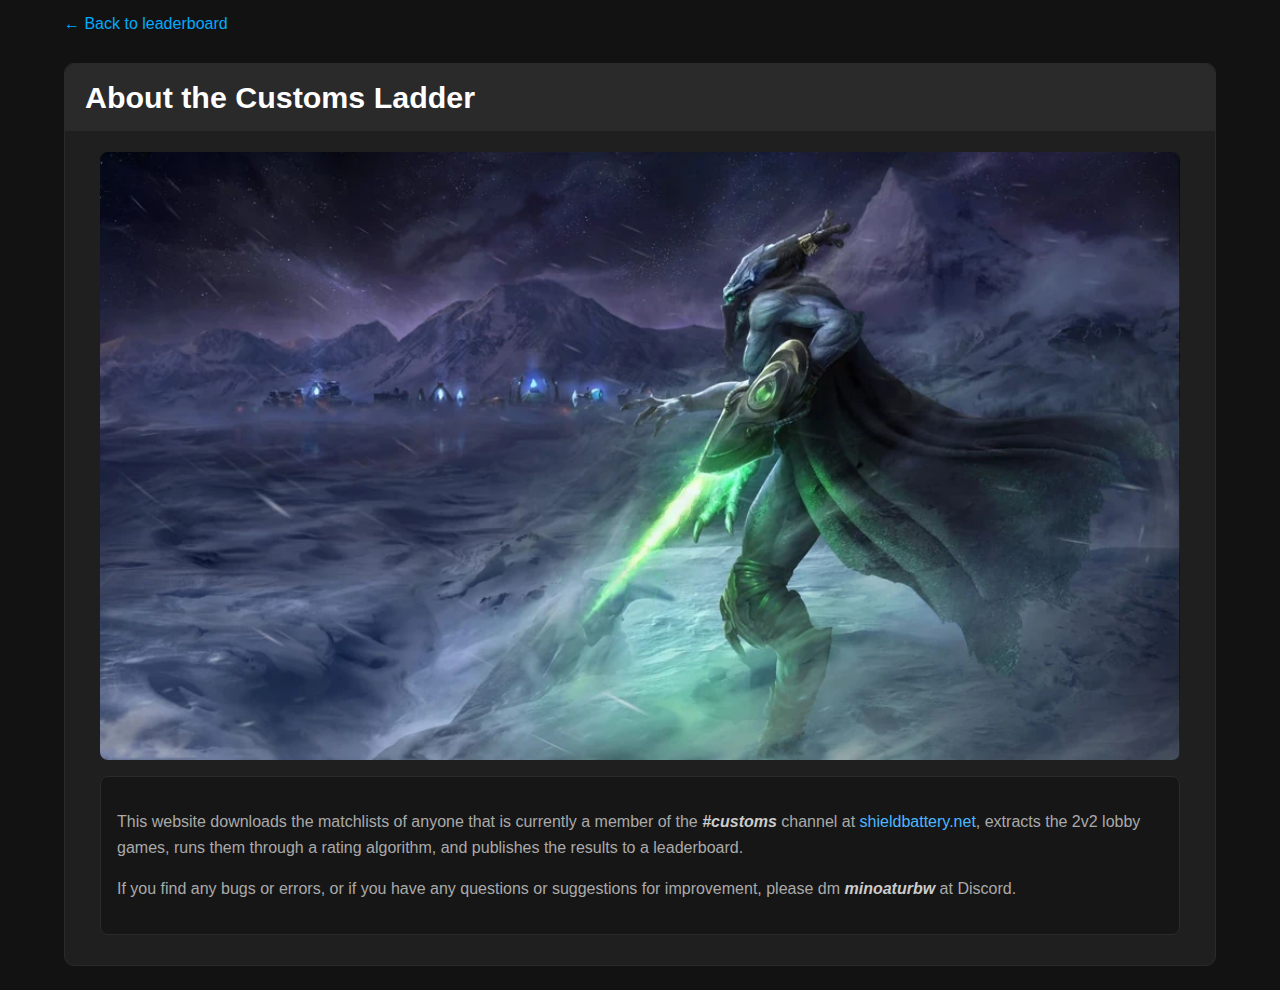
<file: about.html>
<!DOCTYPE html>
<html lang="en">
<head>
  <meta charset="UTF-8" />
  <meta name="viewport" content="width=device-width, initial-scale=1.0" />
  <title>About</title>
  <link rel="stylesheet" href="style.css" />
  <style>
    :root {
      
      --panel: #1f1f1f;
      --panel-3: #2a2a2a;
      --border: #2a2a2a;
      --text: #ccc;
      --muted: #aaa;
      --accent: #89CFF0;
    }

    body {
      
      padding: 0 180px; 
    }

    #topp-boks {
      margin: 30px 0 24px;
      padding: 30px 35px;
      background-color: var(--panel);
      border-radius: 10px;
      border: 1px solid var(--border);
      color: var(--text);
    }

    .topp-boks-div {
      background-color: var(--panel-3);
      padding: 16px 20px;
      margin: -30px -35px 20px -35px;
      border-top-left-radius: 10px; 
      border-top-right-radius: 10px; 
      border-bottom: 1px solid #1f1f1f;
    }

    #overskrift {
      font-size: 1.9em;
      color: #fff;
      font-weight: 700;
      margin: 0;
    }

    .overview-grid {
      display: grid;
      grid-template-columns: 1fr 2fr;
      gap: 30px;
      align-items: start;
      padding-top: 8px;
      margin-bottom: 40px;
    }

    .overview-info,
    .overview-chart {
      background-color: #161616;
      border: 1px solid var(--border);
      border-radius: 8px;
      padding: 16px;
    }




.about-content {
  display: flex;
  gap: 16px; 
  align-items: stretch; 
}






.about-content img {
  flex: 0 0 70%;
  width: 70%;
  max-width: none;           
  border-radius: 8px;
  height: auto;
}


.about-text {
  flex: 1;                   
  background-color: #161616;
  border: 1px solid var(--border);
  border-radius: 8px;
  padding: 16px;
  box-sizing: border-box;
}








    /* ------------------------------------------ */






@media (max-width: 1380px) {
  .about-content {
    flex-direction: column;
    align-items: stretch;    
  }

  .about-content img {
    flex: none;              
    width: 100%;
    max-width: 100%;
  }

  .about-text {
    flex: none;              
    width: 100%;
  }
}







@media (max-width: 1600px) {
body {


padding: 0 5%; 

}
}





p {
    line-height: 1.6; 
    margin-bottom: 1em; 
    color: var(--muted); 
}


a:hover {
    text-decoration: underline;
}


.workinprogress {
  
  color: #ccc;
  font-weight: bold;
  font-style: italic;

}



  </style>
</head>
<body>
  <a href="index.html" class="back-link">← Back to leaderboard</a>

  <section id="topp-boks">
    <div class="topp-boks-div">
      <h2 id = "overskrift">About the Customs Ladder</h2>
    </div>
    
    <div class="about-content">
      <img src="assets/twilight.webp" alt="twilight.webp">
      
      <div class="about-text">
        <p> This website downloads the matchlists of anyone that is currently a member of the <span class="workinprogress">#customs</span> channel at <a href="http://www.shieldbattery.net">shieldbattery.net</a>, extracts the 2v2 lobby games, runs them through a rating algorithm, and publishes the results to a leaderboard.</p>
        <p>If you find any bugs or errors, or if you have any questions or suggestions for improvement, please dm <span class="workinprogress">minoaturbw</span> at Discord.</p>
        

</div>
    </div>

  </section>


</body>
</html>
</file>
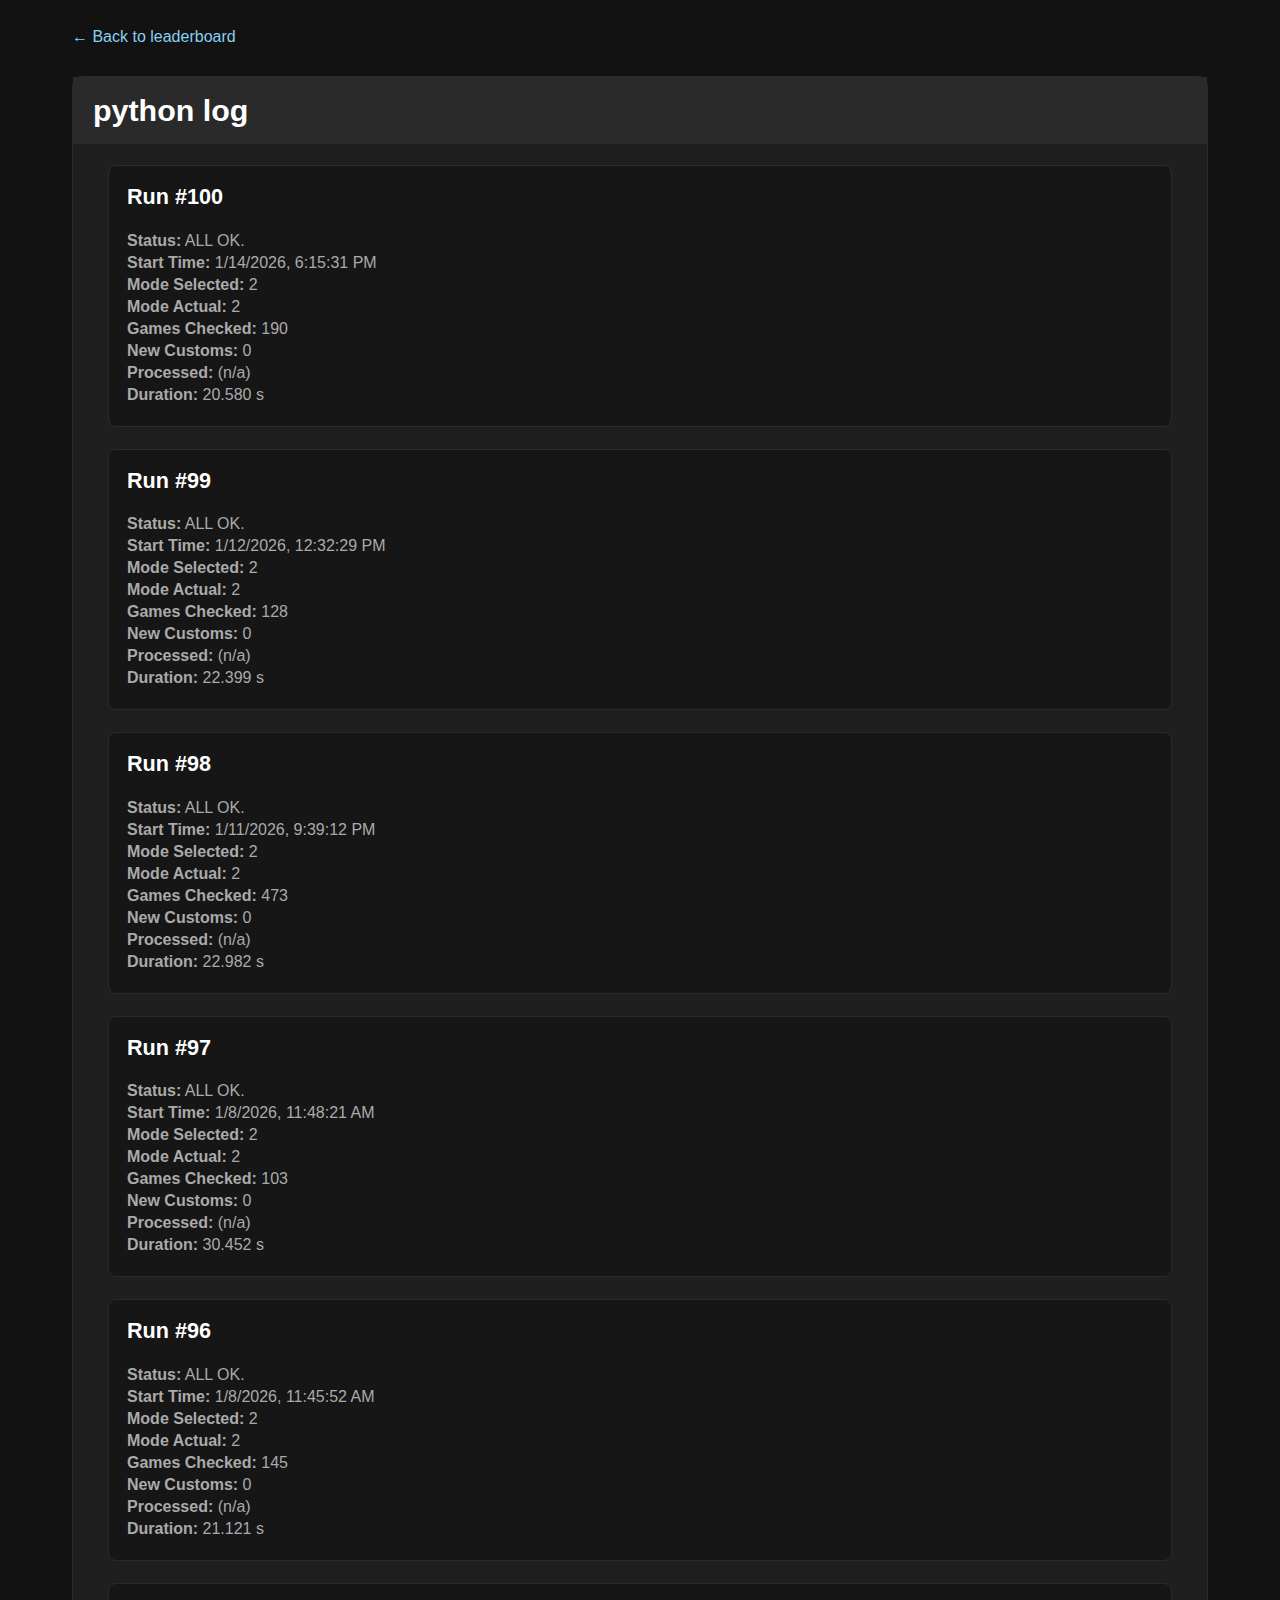
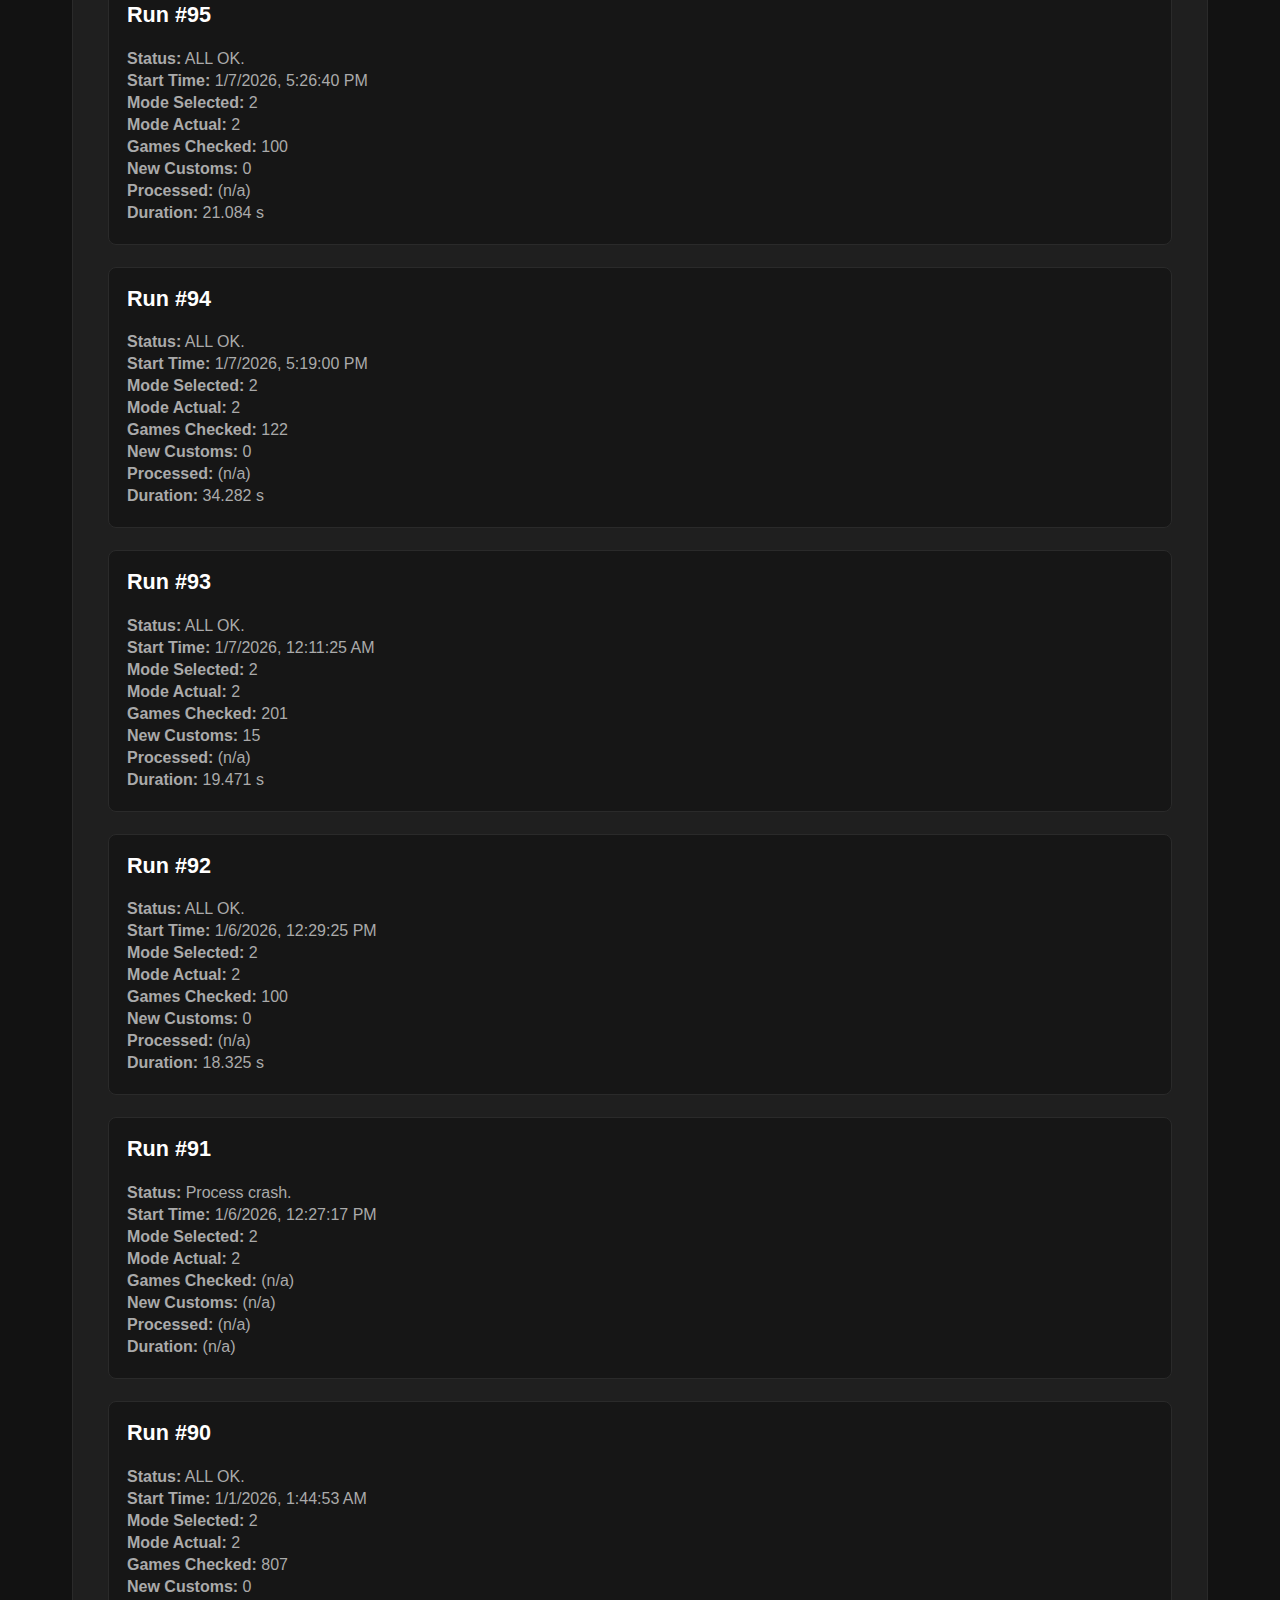
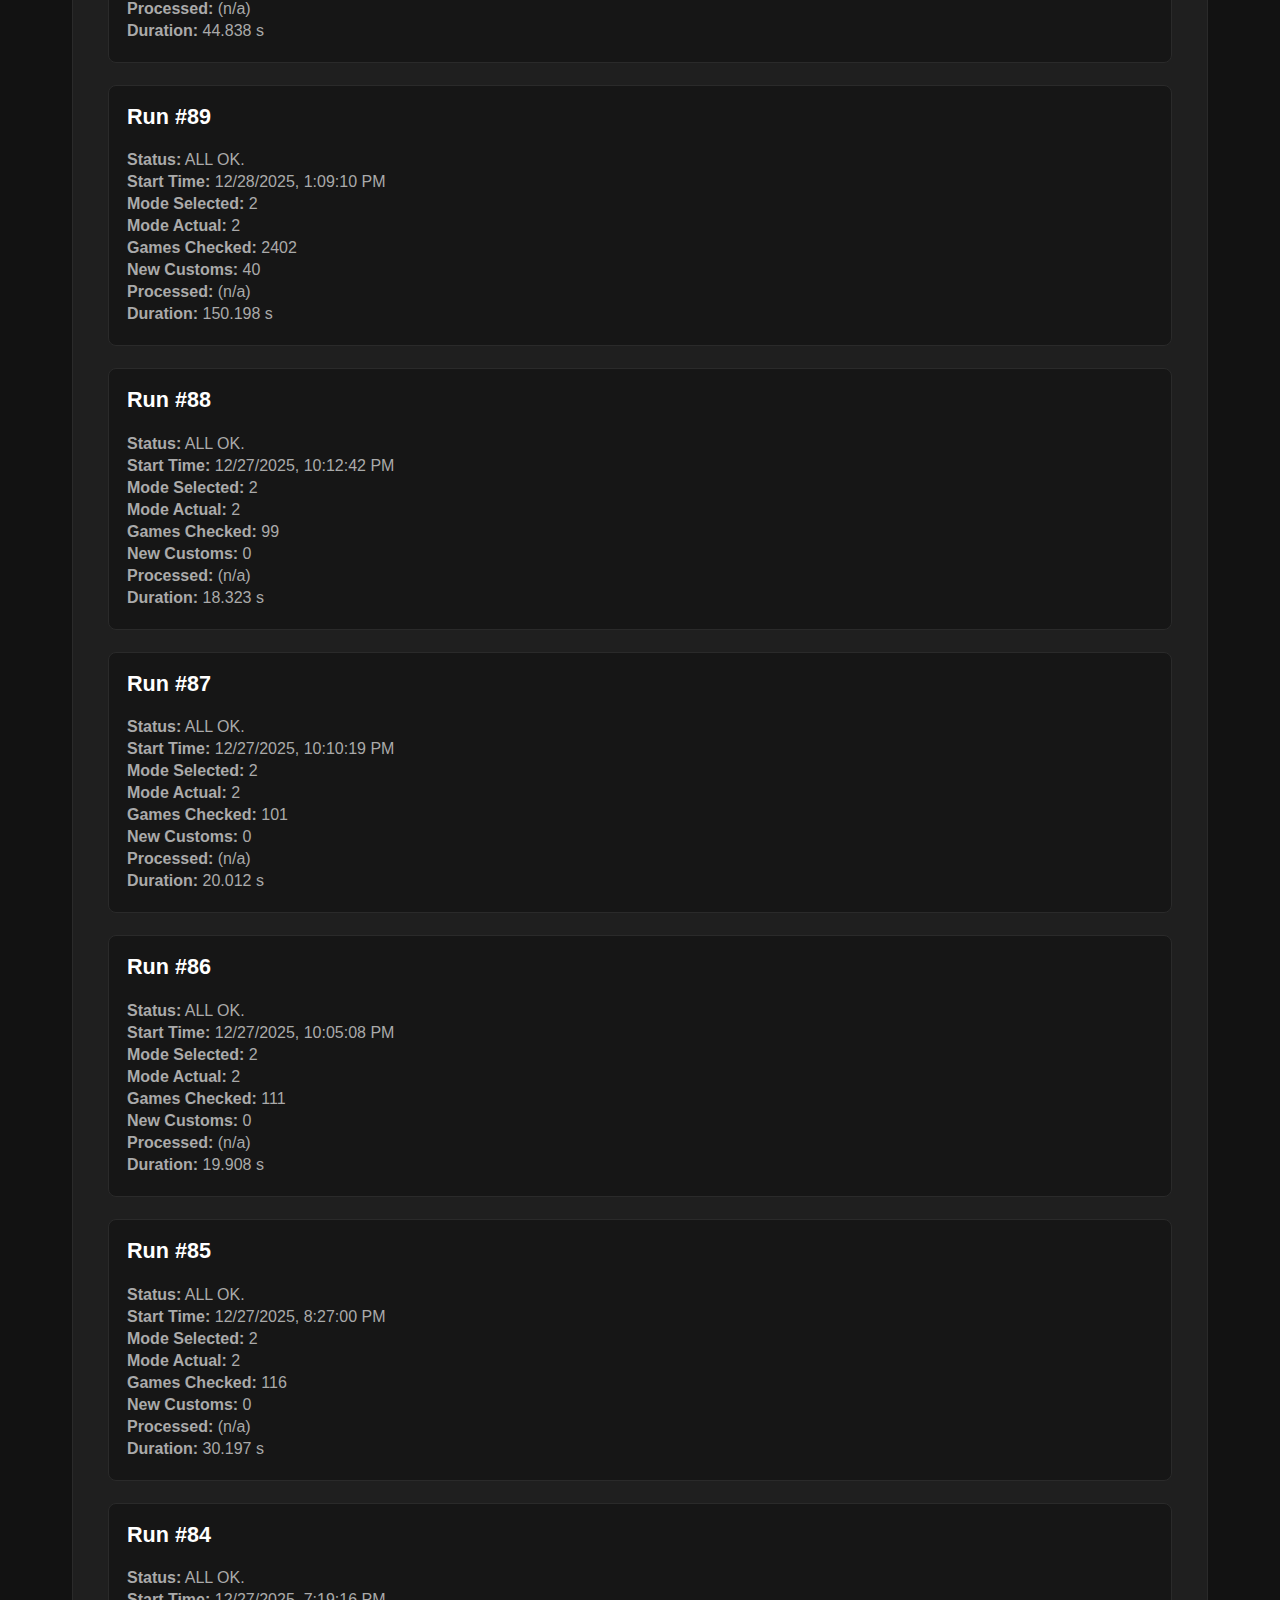
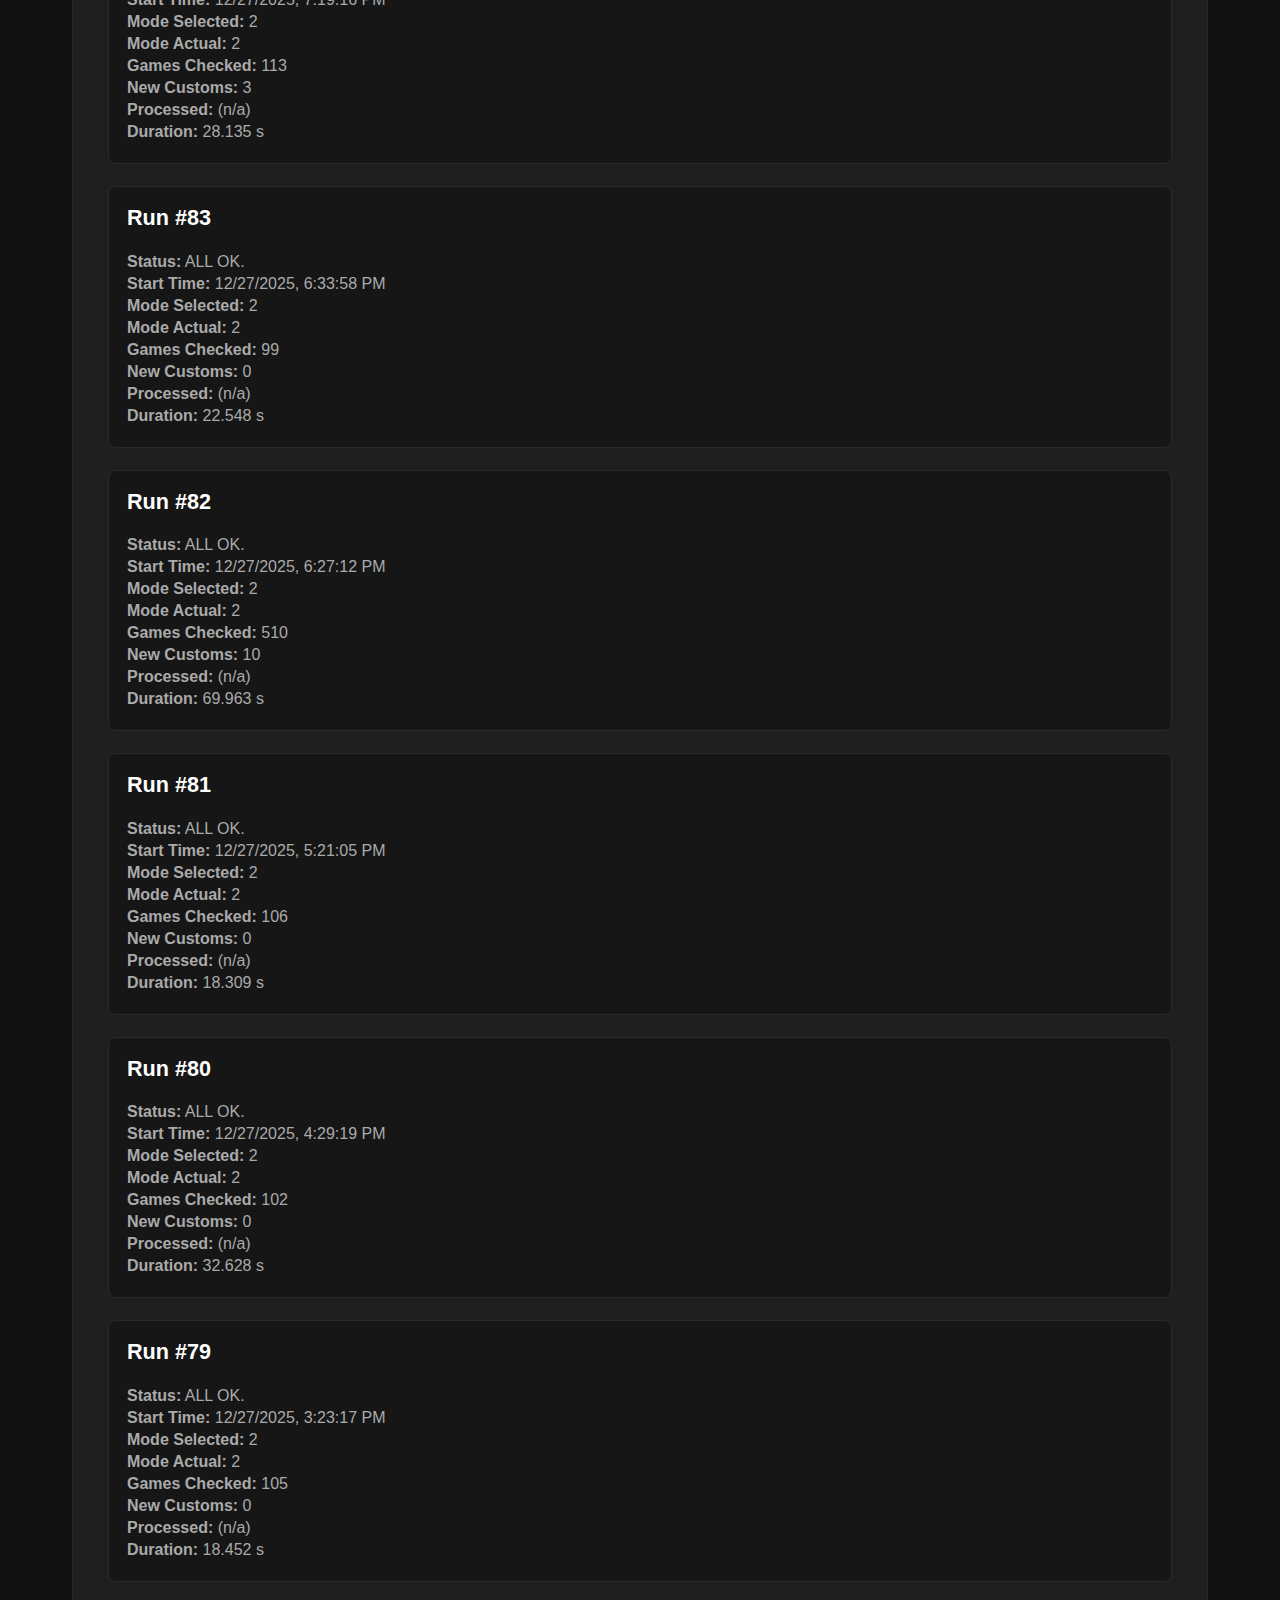
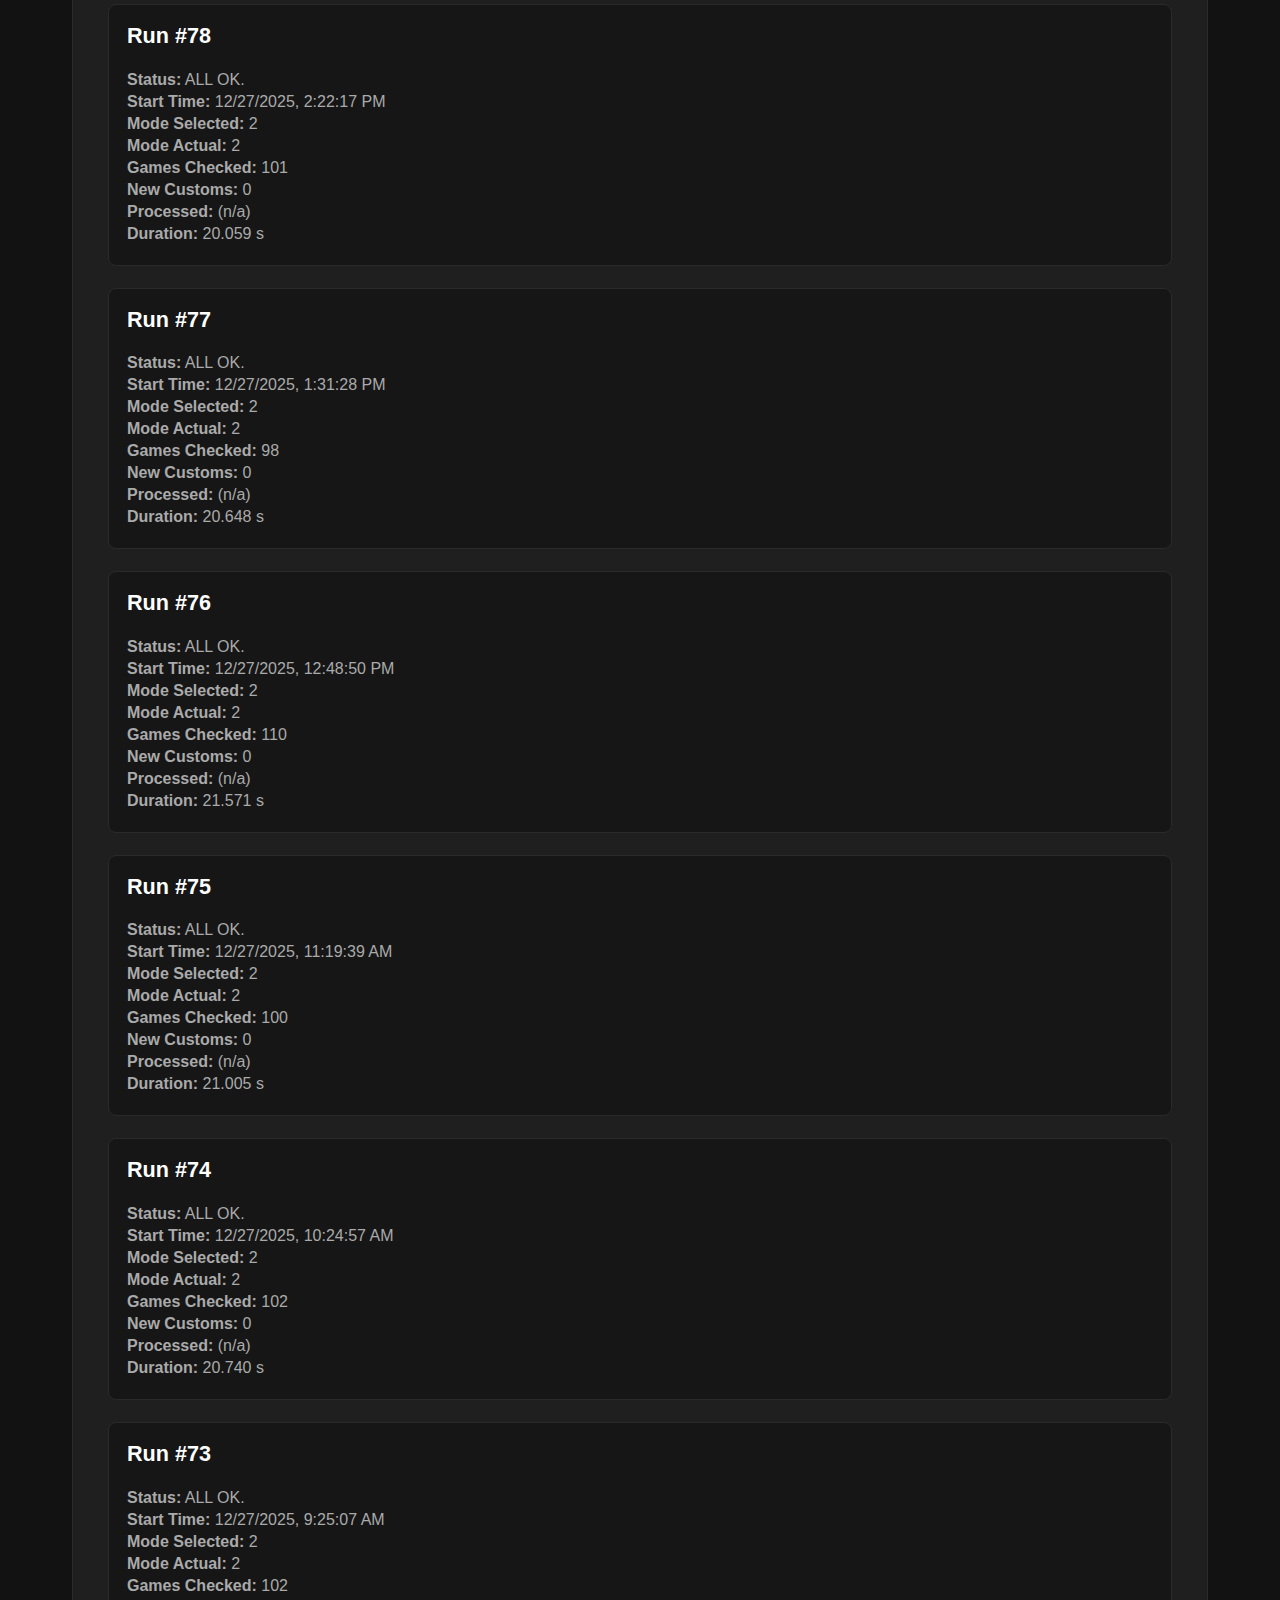
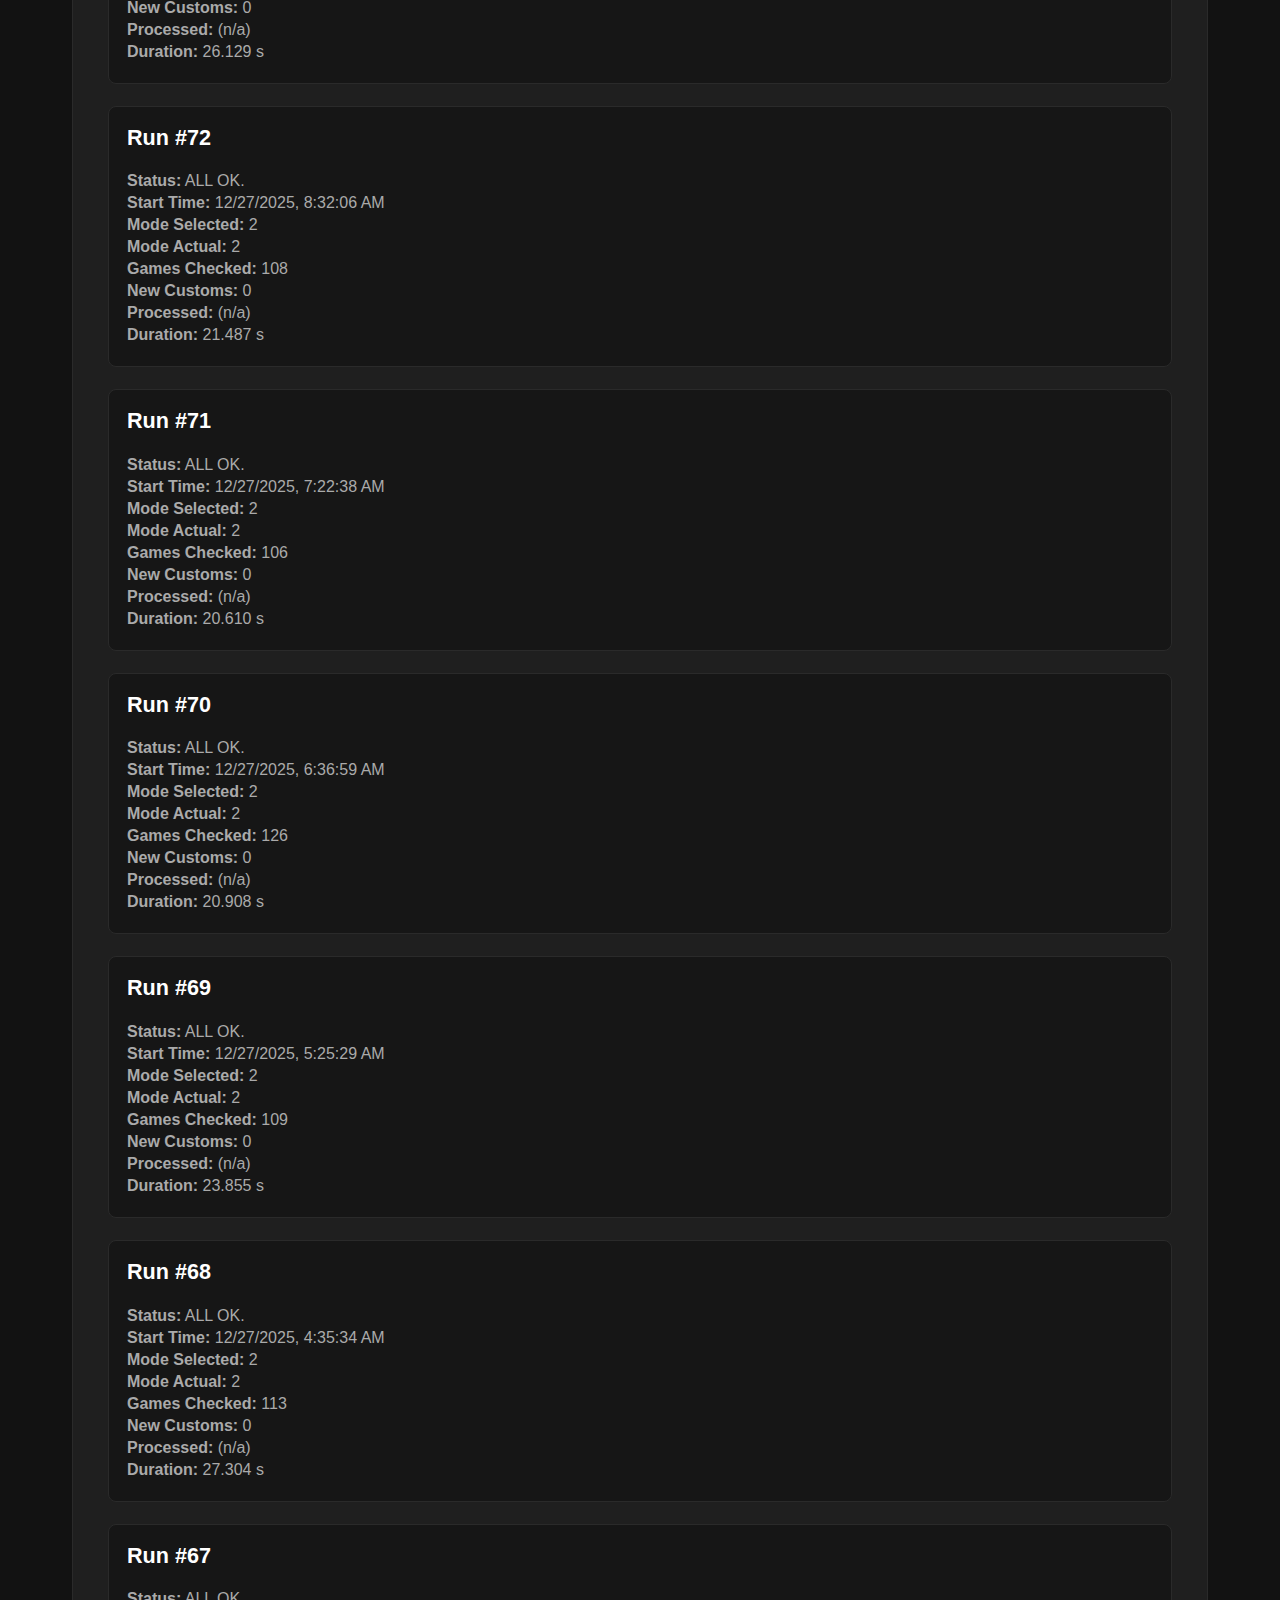
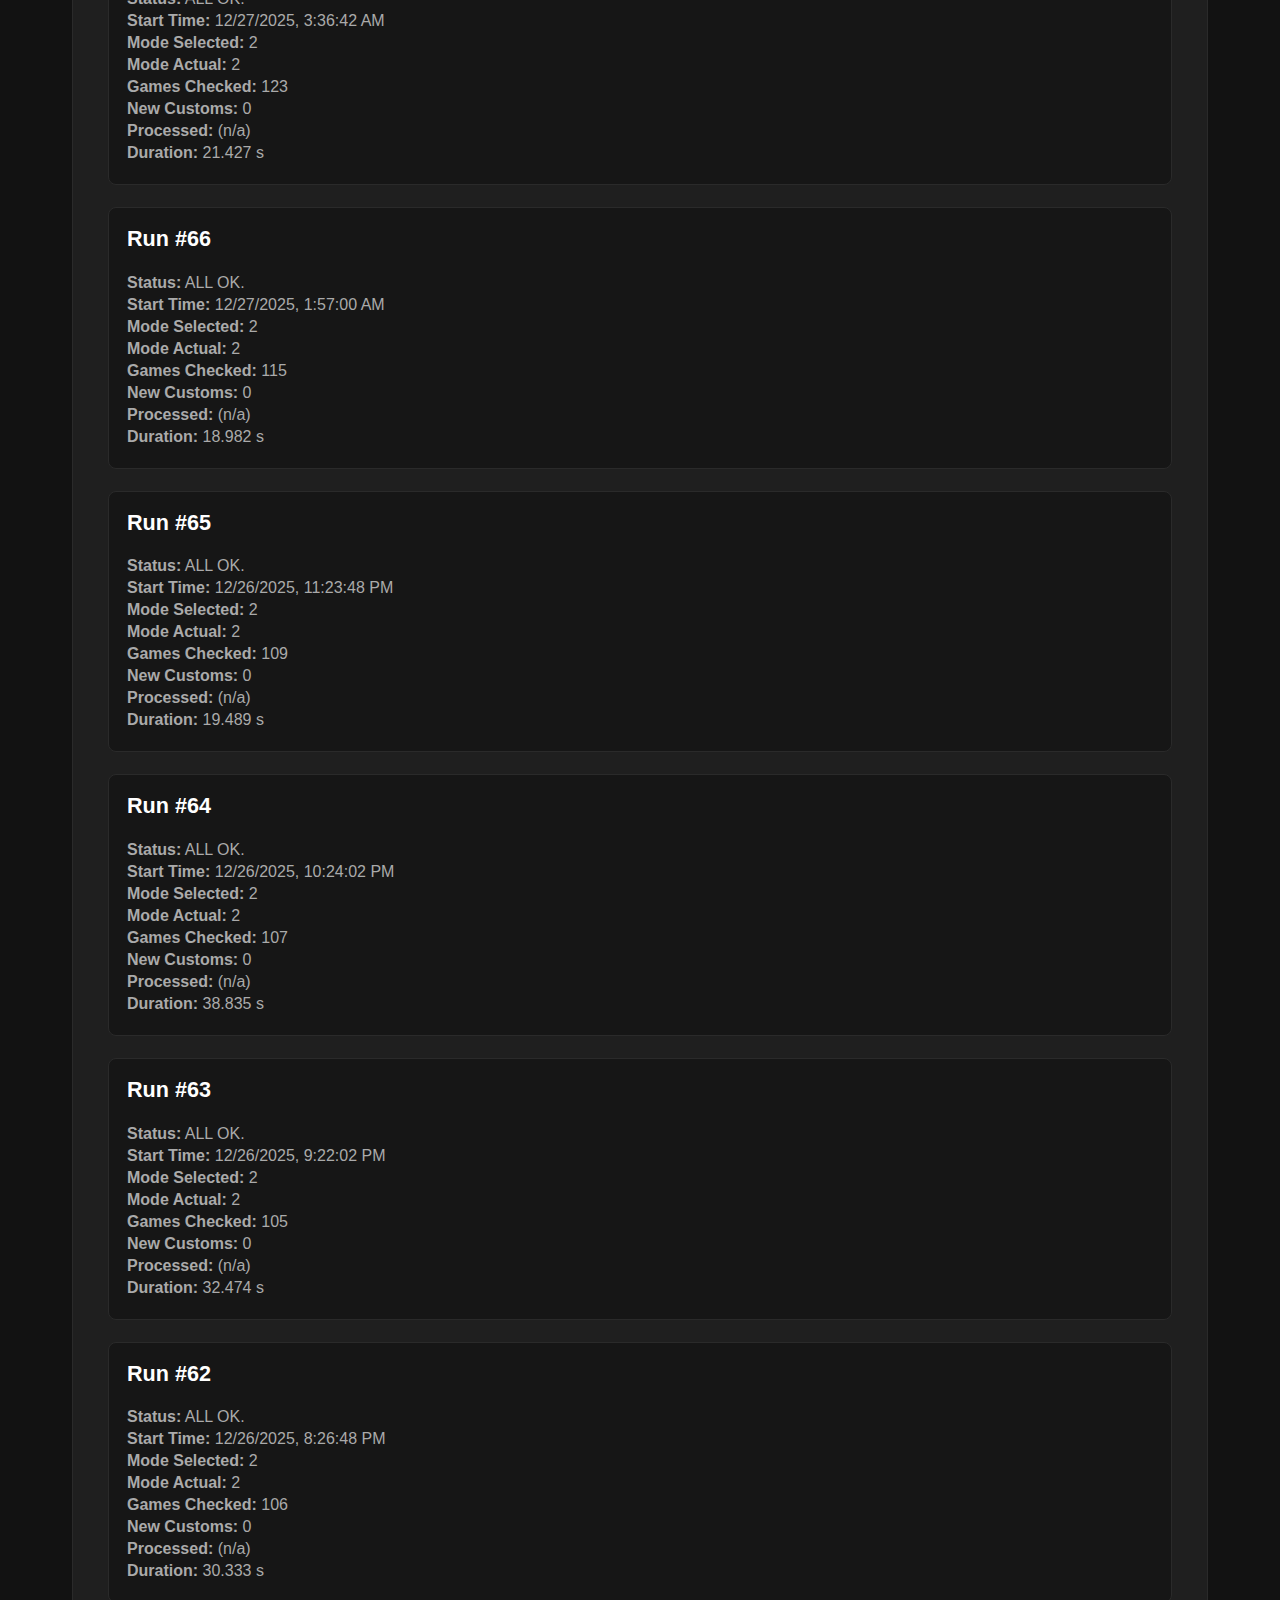
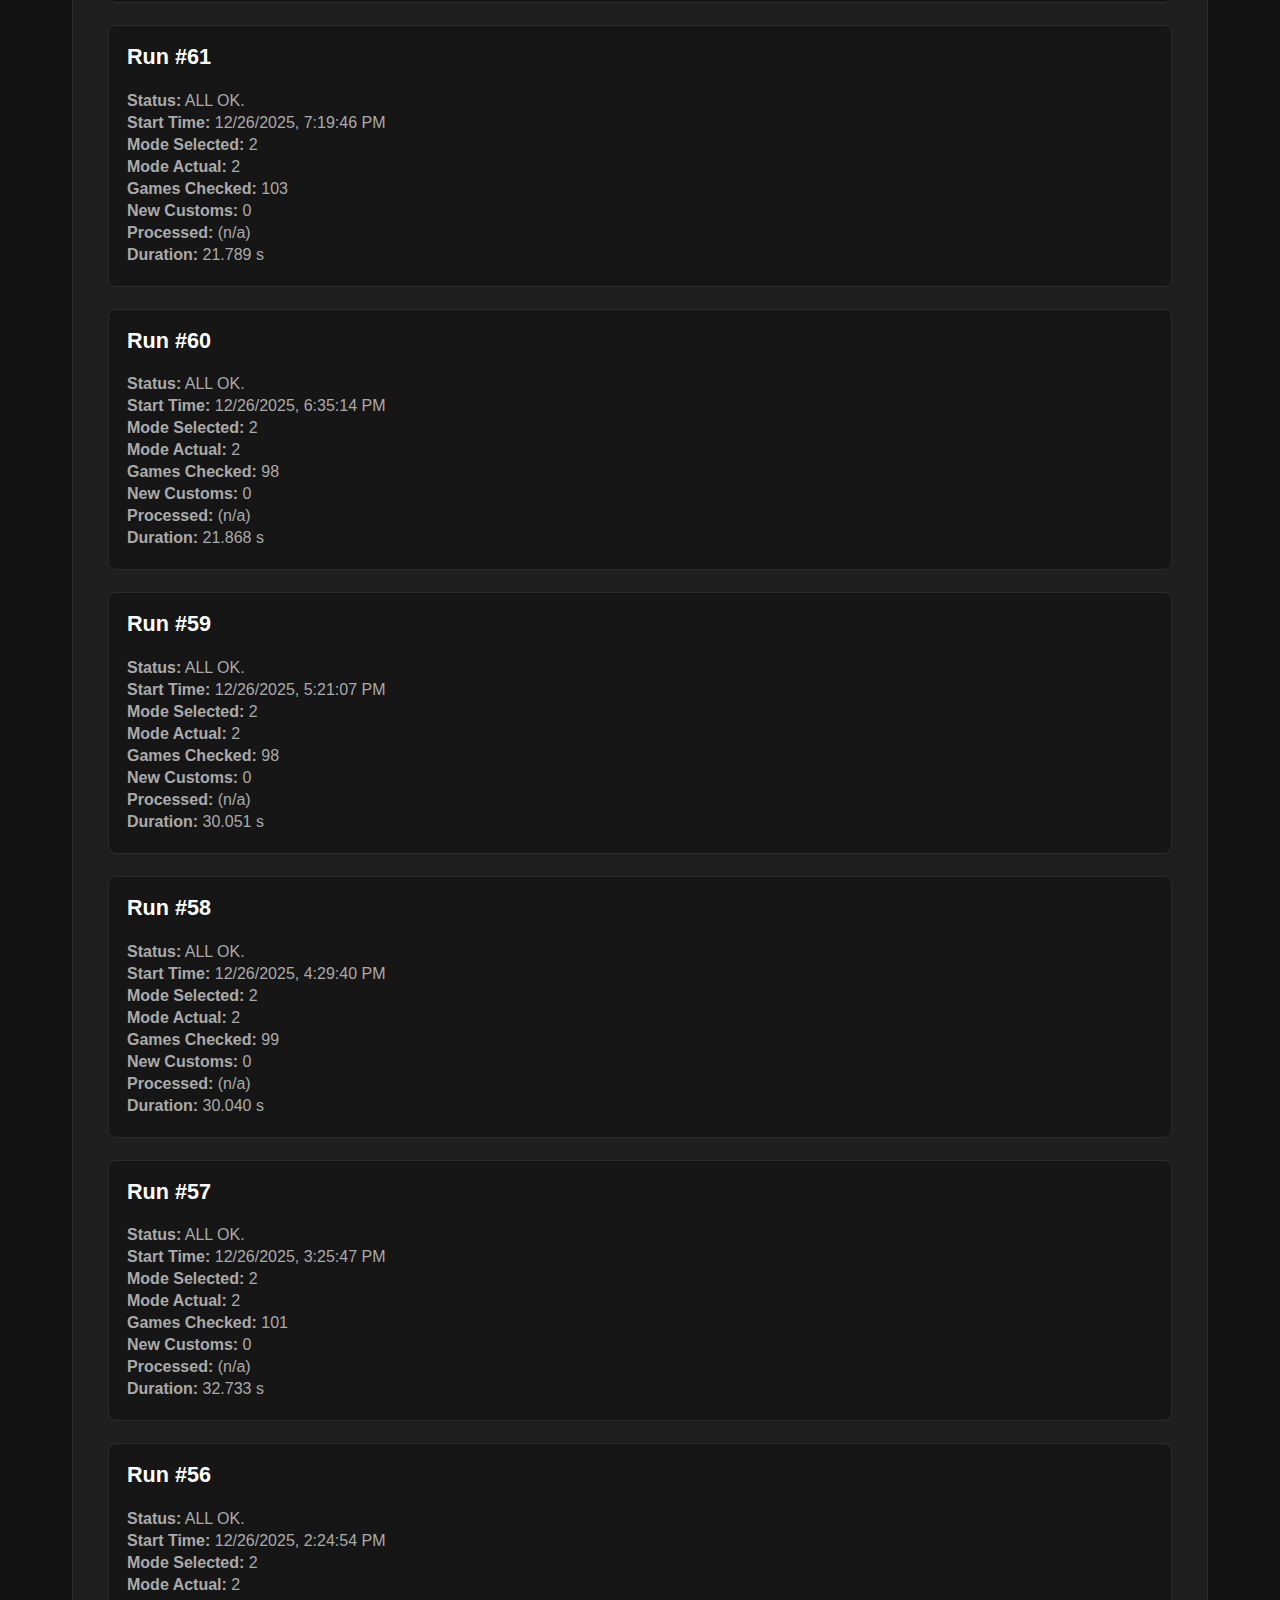
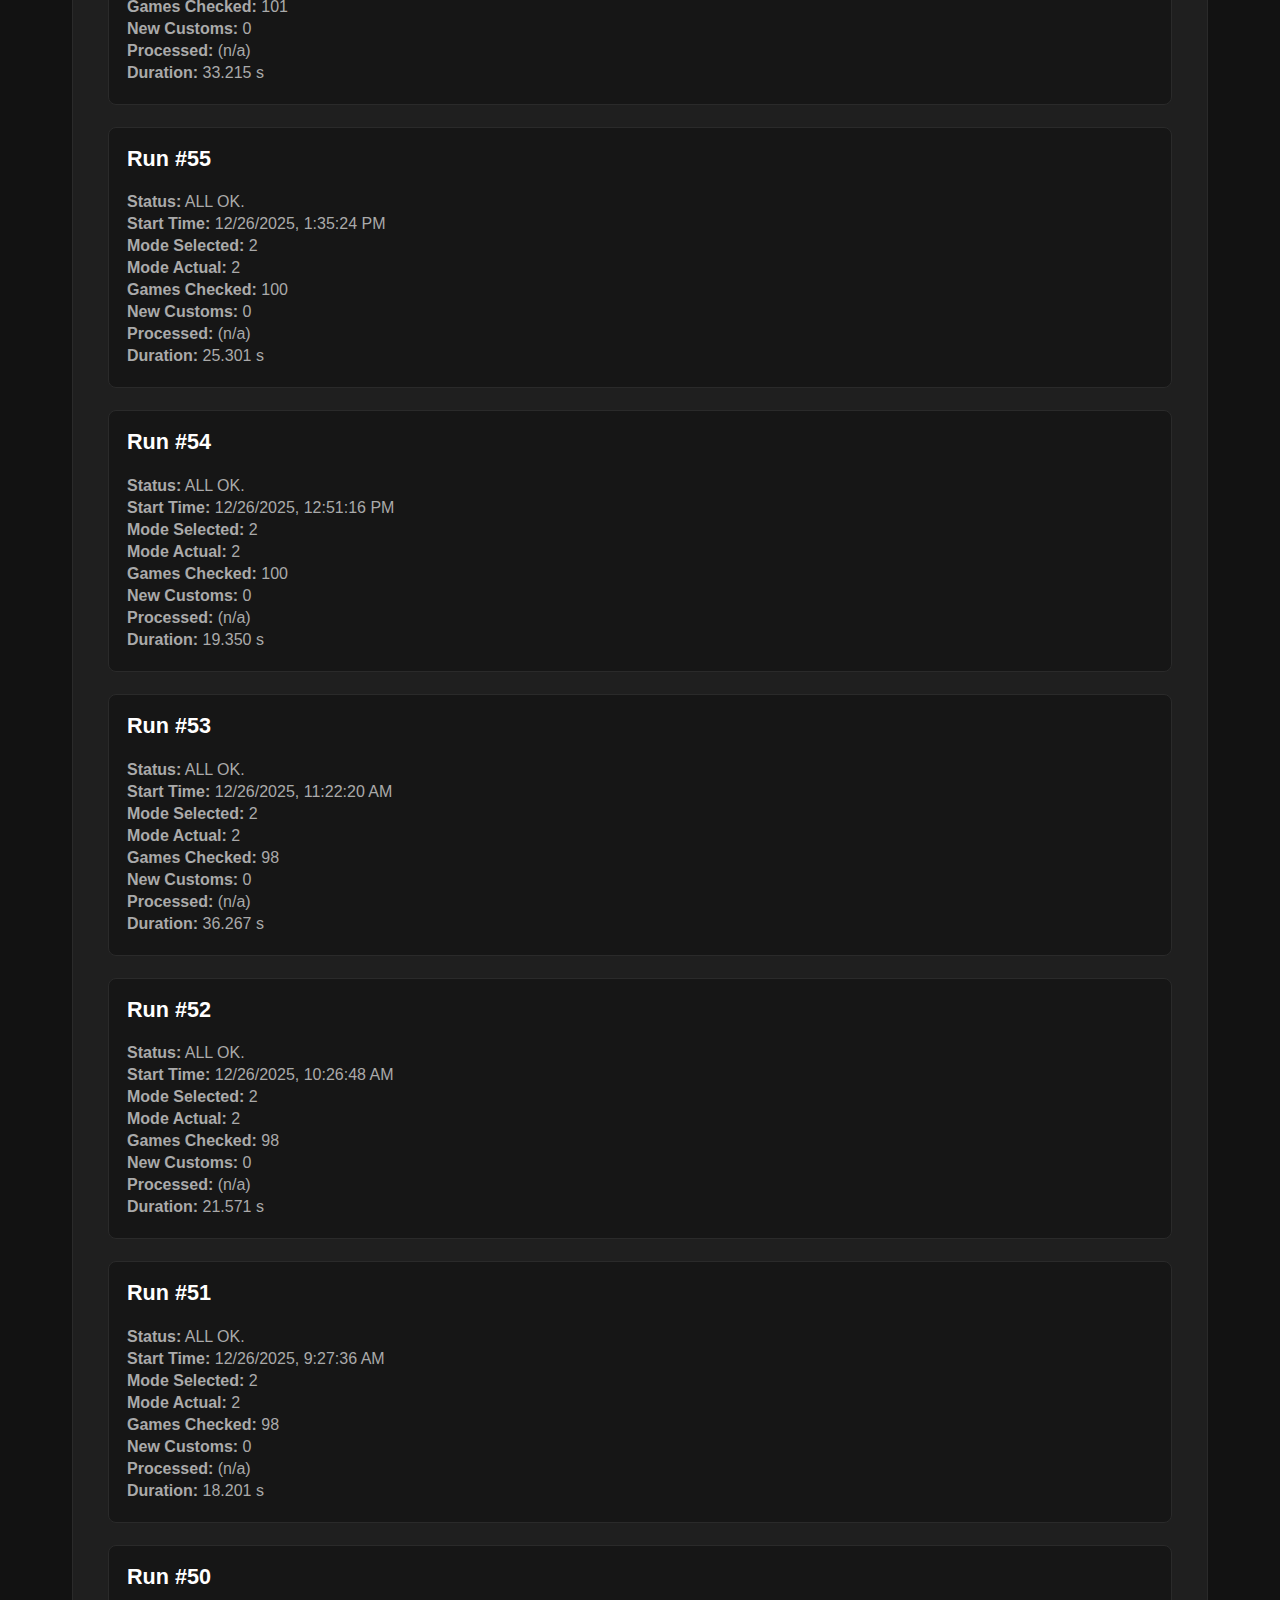
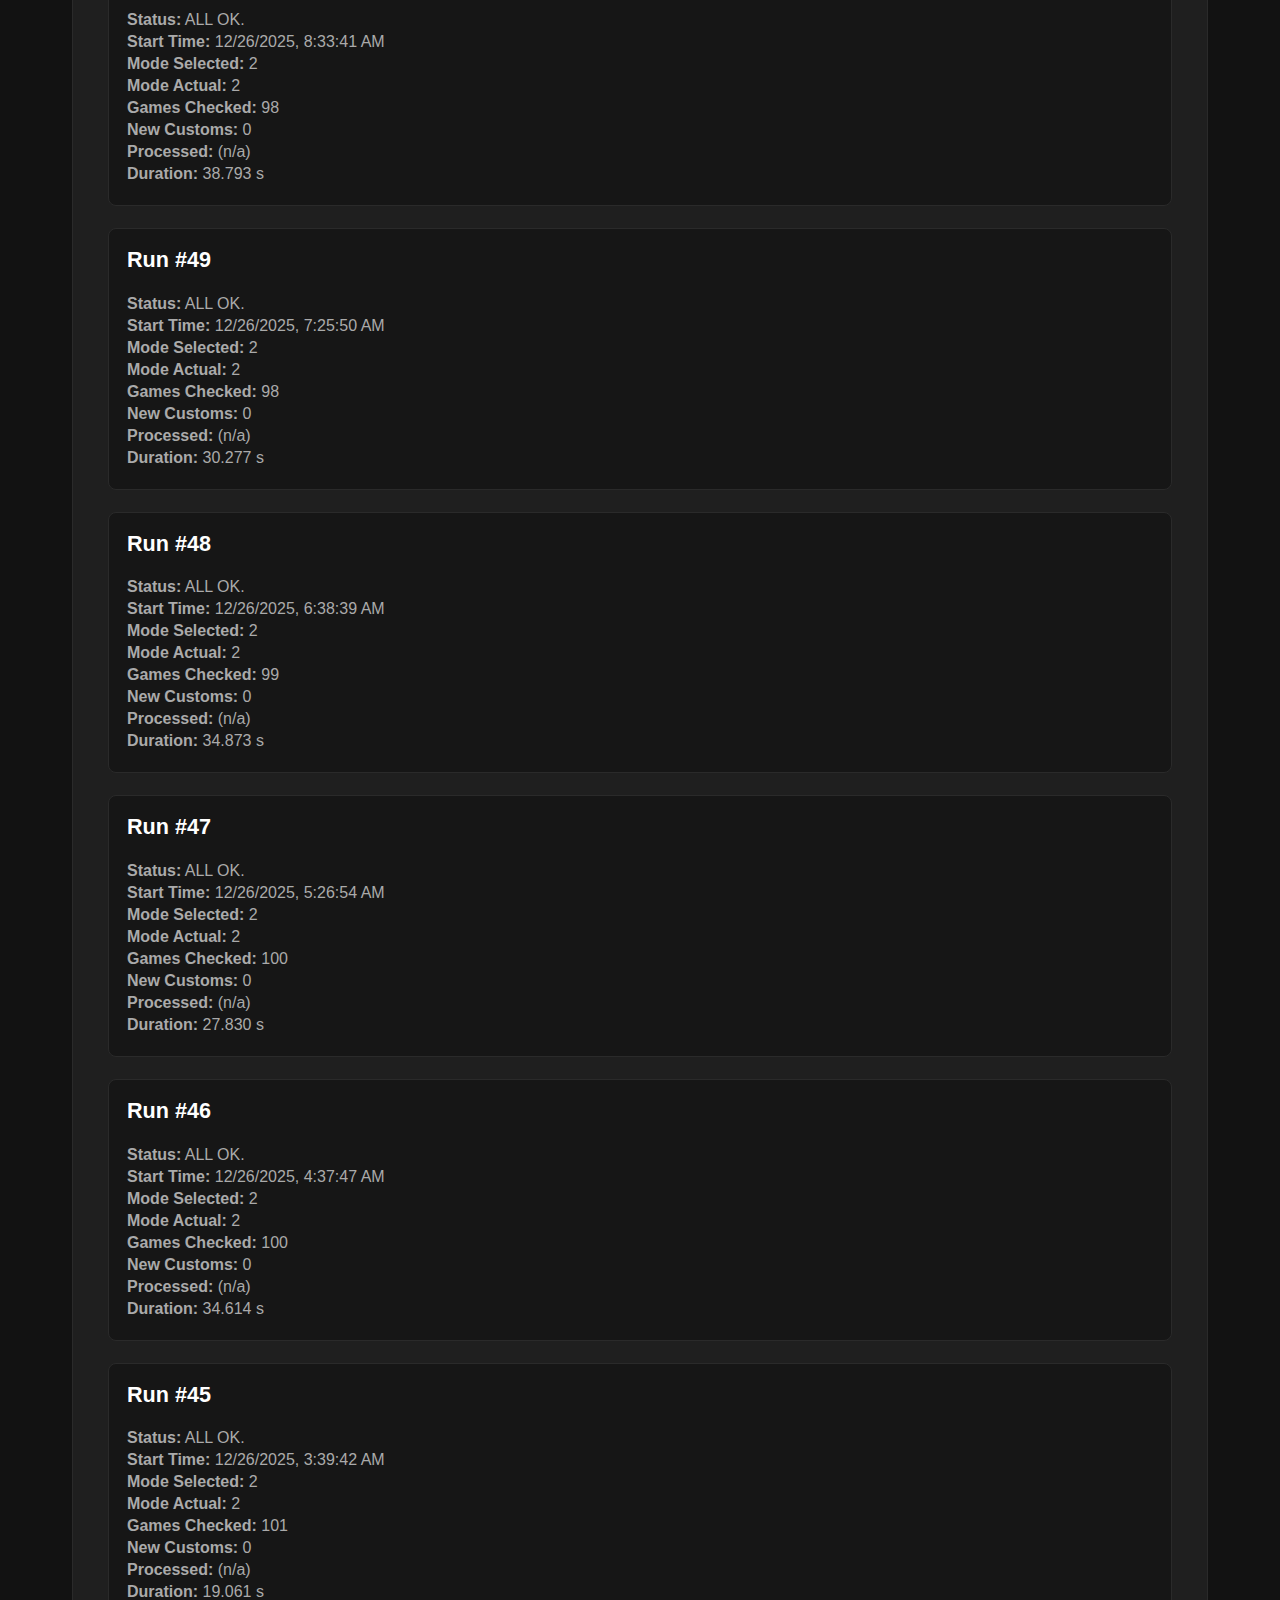
<file: log.html>
<!DOCTYPE html>
<html lang="en">
<head>
  <meta charset="UTF-8" />
  <meta name="viewport" content="width=device-width, initial-scale=1.0" />
  <title>Process Log</title>
  <style>
    :root {
      --bg: #121212;
      --panel: #1f1f1f;
      --panel-3: #2a2a2a;
      --border: #2a2a2a;
      --text: #ccc;
      --muted: #aaa;
      --accent: #89CFF0;
    }

    body {
      padding: 0 180px;
      background: var(--bg);
      color: var(--text);
      font-family: Arial, sans-serif;
    }

    a.back-link {
      color: var(--accent);
      text-decoration: none;
      display: inline-block;
      margin-top: 20px;
    }

    #topp-boks {
      margin: 30px 0 24px;
      padding: 30px 35px;
      background-color: var(--panel);
      border-radius: 10px;
      border: 1px solid var(--border);
      color: var(--text);
    }

    .topp-boks-div {
      background-color: var(--panel-3);
      padding: 16px 20px;
      margin: -30px -35px 20px -35px;
      border-bottom: 1px solid #1f1f1f;
    }

    #overskrift {
      font-size: 1.9em;
      color: #fff;
      font-weight: 700;
      margin: 0;
    }

    .log-entry {
      background-color: #161616;
      border: 1px solid var(--border);
      border-radius: 8px;
      padding: 18px;
      margin-bottom: 22px;
    }

    .log-entry h3 {
      margin-top: 0;
      color: white;
      font-size: 1.35em;
    }

    .kv {
      margin: 4px 0;
      color: var(--muted);
    }

    @media (max-width: 1600px) {
      body {
        padding: 0 5%;
      }
    }

    p { line-height: 1.6; color: var(--muted); }

   

  </style>
</head>
<body>

  <a href="index.html" class="back-link">← Back to leaderboard</a>

  <section id="topp-boks">
    <div class="topp-boks-div">
      <h2 id="overskrift">python log</h2>
    </div>

    <p> </p>

    <div id="log-container">
      <p>Loading log entries…</p>
    </div>
  </section>

<script>
async function loadLog() {
  const container = document.getElementById("log-container");
  container.innerHTML = "<p>Loading…</p>";

  try {
    const res = await fetch("./data/log.json", { cache: "no-store" });
    if (!res.ok) throw new Error("Network response not ok");

    const text = await res.text();
    console.log("Raw JSON text:", text); // DEBUG
    const logs = JSON.parse(text);
    logs.reverse();
    container.innerHTML = ""; // clear loading text

    logs.forEach((entry, idx) => {
      const div = document.createElement("div");
      div.className = "log-entry";

      // Convert unix timestamp safely
      let nice = "(no start time)";
      if (entry.start_time != null) {
        try {
          nice = new Date(entry.start_time * 1000).toLocaleString();
        } catch (e) { console.warn("Invalid start_time:", entry.start_time); }
      }

      // Safely convert optional numeric fields
      const safeNumber = (val) => (typeof val === "number" ? val : "(n/a)");

      const durationStr = safeNumber(entry.duration) !== "(n/a)" 
        ? safeNumber(entry.duration).toFixed(3) + " s" 
        : "(n/a)";

      div.innerHTML = `
        <h3>Run #${logs.length - idx}</h3>
        <div class="kv"><strong>Status:</strong> ${entry.status ?? "(unknown)"}</div>
        <div class="kv"><strong>Start Time:</strong> ${nice}</div>
        <div class="kv"><strong>Mode Selected:</strong> ${safeNumber(entry.mode_selected)}</div>
        <div class="kv"><strong>Mode Actual:</strong> ${safeNumber(entry.mode_actual)}</div>
        <div class="kv"><strong>Games Checked:</strong> ${safeNumber(entry.games_checked)}</div>
        <div class="kv"><strong>New Customs:</strong> ${safeNumber(entry.new_customs)}</div>
        <div class="kv"><strong>Processed:</strong> ${safeNumber(entry.new_customs_processed)}</div>
        <div class="kv"><strong>Duration:</strong> ${durationStr}</div>
      `;

      container.appendChild(div);
    });

  } catch (err) {
    console.error("Error loading or rendering log.json:", err);
    container.innerHTML = "<p>Failed to load log.json.</p>";
  }
}

loadLog();
</script>


<!-- Cloudflare Web Analytics --><script defer src='https://static.cloudflareinsights.com/beacon.min.js' data-cf-beacon='{"token": "6820535a2c3146b19ce320c0992fde34"}'></script><!-- End Cloudflare Web Analytics -->

</body>
</html>
</file>
<file: style.css>
body {
  font-family: Arial, sans-serif;
  background-color: #121212;

  text-align: left;
  margin: 0;
  padding: 0;
  -webkit-font-smoothing:antialiased;
  -moz-osx-font-smoothing:grayscale;

}

header {
  position: relative;

}


.about-link {
  position: absolute;
  top: 15px;
  right: 20px;
  color: #4db8ff;

  text-decoration: none;
  font-size: 16px;
}
.about-link:hover {
  text-decoration: underline;
}

h1 {
  margin-top: 10px;
  margin-bottom: 20px;
  font-size: 2em;
  color: white;
}

#last-updated {
  color: #ccc;
  font-size: 0.9em;
}


th, td {
  border-bottom: 0px solid #444;
  padding: 10px 12px;
  text-align: center;
}

th {
  background-color: #222;
  font-weight: bold;
}

a {
  color: #4db8ff;
  
  text-decoration: none;
}
a:visited {
  color: #4db8ff;

}


.play-link {
  color: #4db8ff;

  font-size: 1.1em;
  text-decoration: none;
}
.play-link:hover {
  text-decoration: underline;
}


a.link {
    color: #0af;

    
    
    margin: 15px 0; 
    
    width: auto;
    
    text-decoration: none;
    
    
}



a.link:hover { text-decoration: underline; }


.link-wrapper {
    
    display: flex; 
    
    justify-content: flex-end; 
    
    gap: 15px; 
}




a.back-link {
  color: #0af;
  
  display: block; 
  
  width: fit-content; 
  
  margin: 15px 0 15px 0px; 
  text-decoration: none;
  


}
a.back-link:hover { text-decoration: underline; }
</file>
